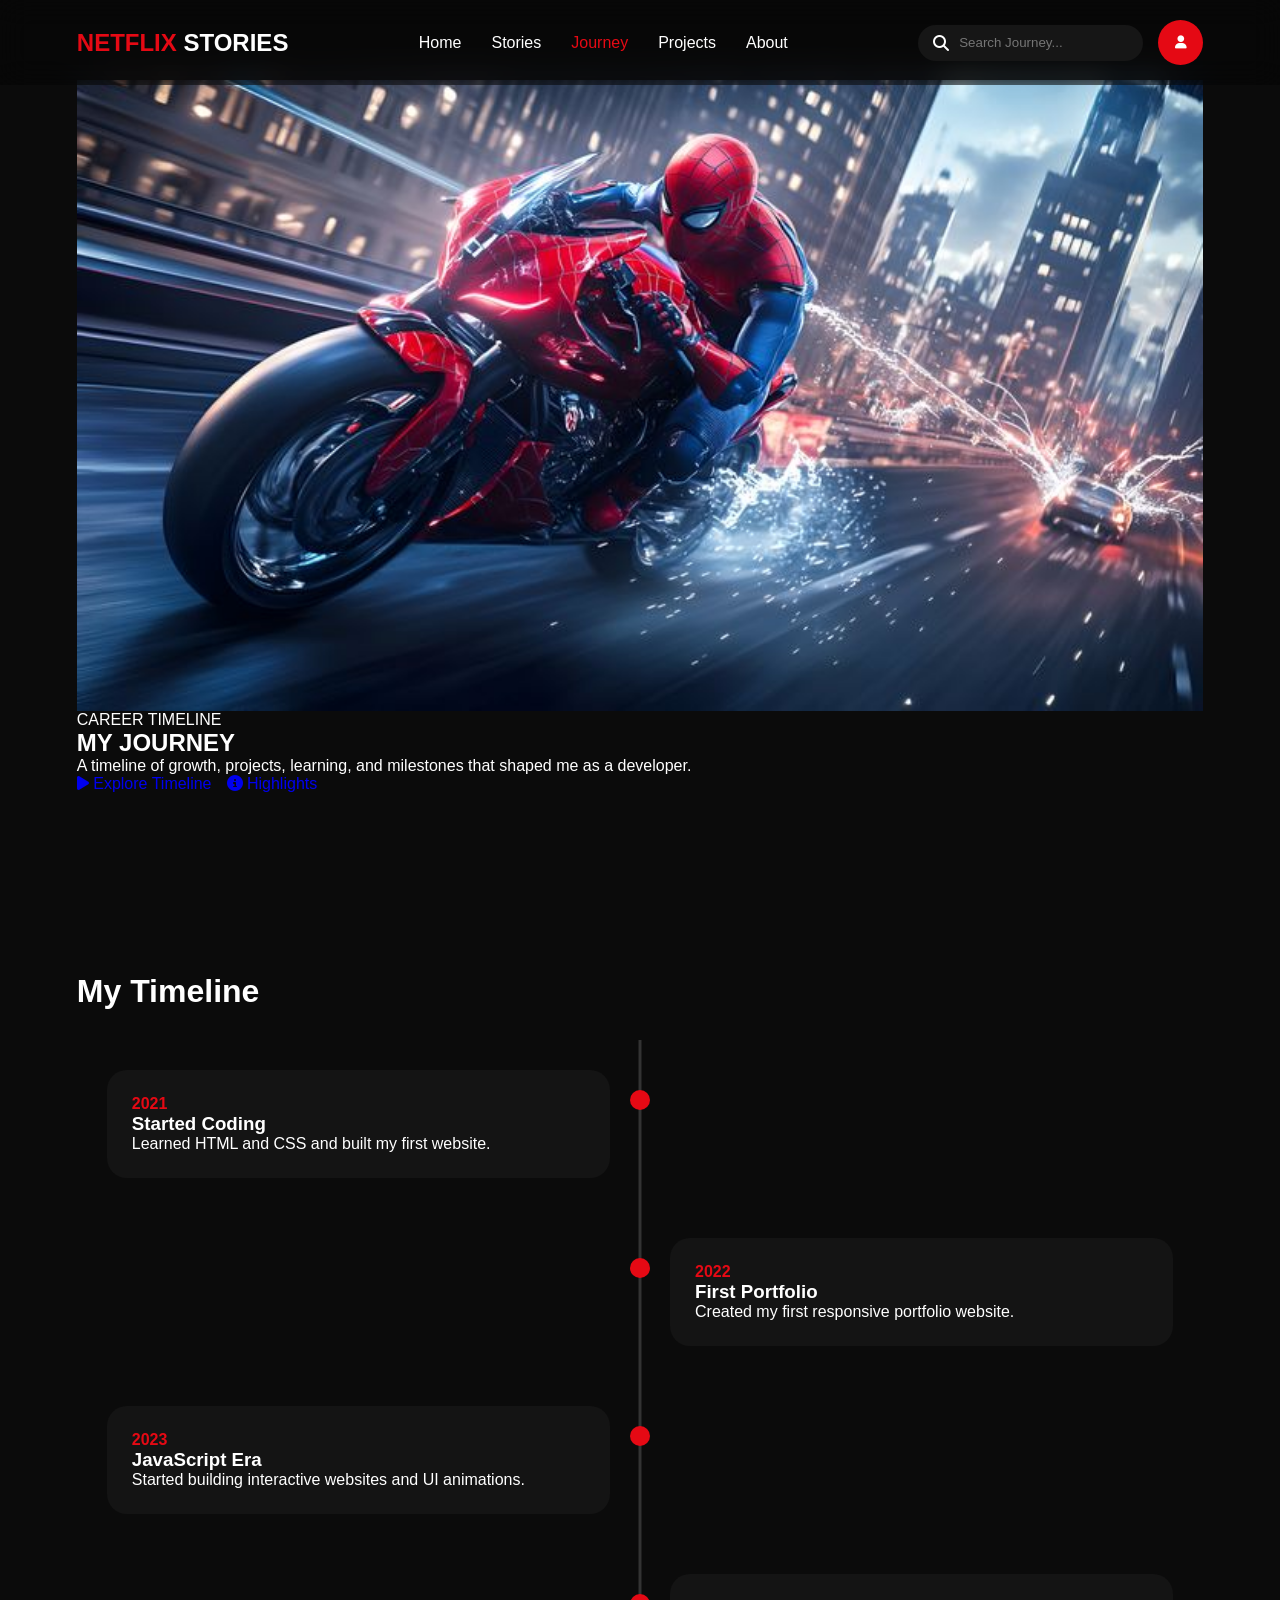
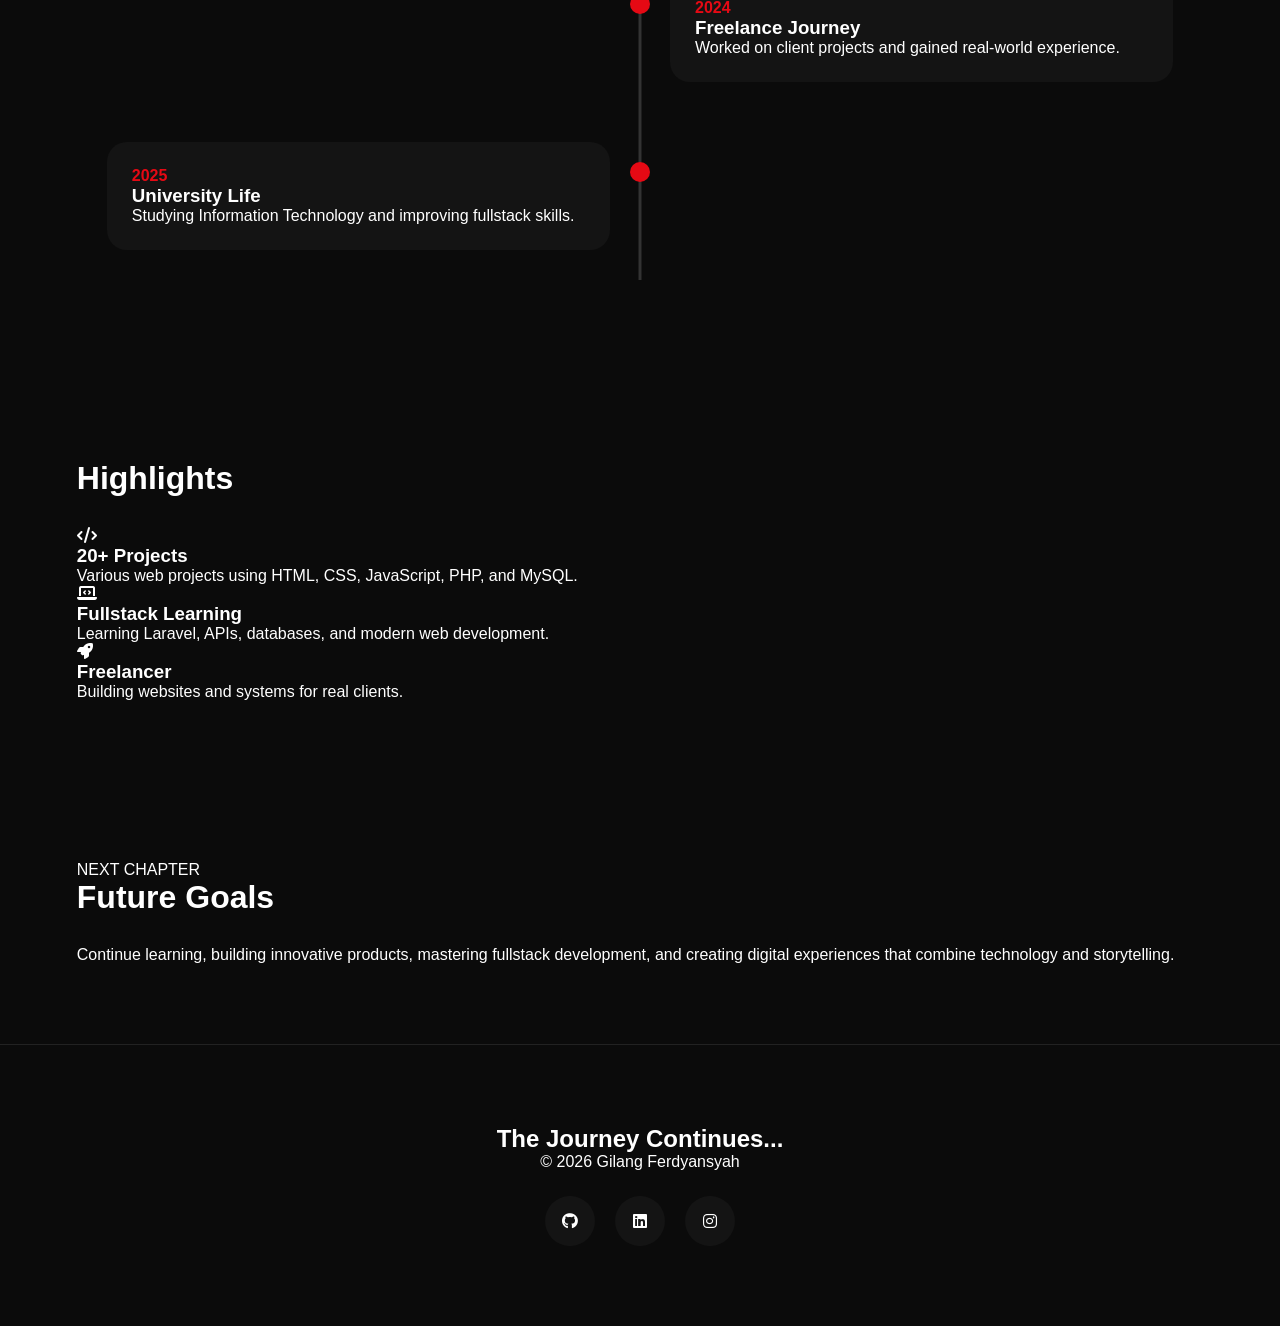
<file: journey.html>
<!DOCTYPE html>
<html lang="en">
<head>
    <meta charset="UTF-8">
    <meta name="viewport" content="width=device-width, initial-scale=1.0">
    <title>Journey | Netflix Portfolio</title>
    <link rel="stylesheet" href="css/style.css">
    <link rel="stylesheet"
    href="https://cdnjs.cloudflare.com/ajax/libs/font-awesome/6.5.2/css/all.min.css">
</head>
<body>

<!-- HEADER -->
<header id="header">
    <div class="logo">
        <span>NETFLIX</span> STORIES
    </div>
    <nav>
        <ul>
            <li><a href="index.html">Home</a></li>
            <li><a href="stories.html">Stories</a></li>
            <li><a href="journey.html" class="active">Journey</a></li>
            <li><a href="index.html#projects">Projects</a></li>
            <li><a href="index.html#about">About</a></li>
        </ul>
    </nav>
    <div class="header-right">
        <div class="search-box">
            <i class="fas fa-search"></i>
            <input
                type="text"
                class="search-input"
                placeholder="Search Journey..."
            >
        </div>
        <button class="profile-btn">
            <i class="fas fa-user"></i>
        </button>
    </div>
</header>

<!-- HERO -->
<section class="journey-hero">
    <div class="journey-overlay"></div>
    <img
        src="images/journey/journey-cover.jpg"
        alt="Journey Cover"
    >
    <div class="journey-content">
        <span>CAREER TIMELINE</span>
        <h1>MY JOURNEY</h1>
        <p>
            A timeline of growth, projects,
            learning, and milestones that
            shaped me as a developer.
        </p>
        <div class="hero-buttons">
            <a href="#timeline" class="btn-watch">
                <i class="fas fa-play"></i>
                Explore Timeline
            </a>
            <a href="#highlights" class="btn-info">
                <i class="fas fa-circle-info"></i>
                Highlights
            </a>
        </div>
    </div>
</section>

<!-- TIMELINE -->
<section id="timeline" class="journey-timeline">
    <h2>My Timeline</h2>
    <div class="timeline-container">
        <div class="timeline-block left">
            <div class="timeline-dot"></div>
            <div class="timeline-card">
                <span class="year">2021</span>
                <h3>Started Coding</h3>
                <p>
                    Learned HTML and CSS and built my first website.
                </p>
            </div>
        </div>
        <div class="timeline-block right">
            <div class="timeline-dot"></div>
            <div class="timeline-card">
                <span class="year">2022</span>
                <h3>First Portfolio</h3>
                <p>
                    Created my first responsive portfolio website.
                </p>
            </div>
        </div>
        <div class="timeline-block left">
            <div class="timeline-dot"></div>
            <div class="timeline-card">
                <span class="year">2023</span>
                <h3>JavaScript Era</h3>
                <p>
                    Started building interactive websites and UI animations.
                </p>
            </div>
        </div>
        <div class="timeline-block right">
            <div class="timeline-dot"></div>
            <div class="timeline-card">
                <span class="year">2024</span>
                <h3>Freelance Journey</h3>
                <p>
                    Worked on client projects and gained real-world experience.
                </p>
            </div>
        </div>
        <div class="timeline-block left">
            <div class="timeline-dot"></div>
            <div class="timeline-card">
                <span class="year">2025</span>
                <h3>University Life</h3>
                <p>
                    Studying Information Technology and improving fullstack skills.
                </p>
            </div>
        </div>
    </div>
</section>

<!-- HIGHLIGHTS -->
<section id="highlights" class="journey-highlights">
    <h2>Highlights</h2>
    <div class="highlights-grid">
        <div class="highlight-card">
            <i class="fas fa-code"></i>
            <h3>20+ Projects</h3>
            <p>
                Various web projects using HTML, CSS, JavaScript, PHP, and MySQL.
            </p>
        </div>
        <div class="highlight-card">
            <i class="fas fa-laptop-code"></i>
            <h3>Fullstack Learning</h3>
            <p>
                Learning Laravel, APIs, databases, and modern web development.
            </p>
        </div>
        <div class="highlight-card">
            <i class="fas fa-rocket"></i>
            <h3>Freelancer</h3>
            <p>
                Building websites and systems for real clients.
            </p>
        </div>
    </div>
</section>

<!-- FUTURE GOALS -->
<section class="future-goals">
    <div class="goals-content">
        <span>NEXT CHAPTER</span>
        <h2>Future Goals</h2>
        <p>
            Continue learning, building innovative products,
            mastering fullstack development,
            and creating digital experiences
            that combine technology and storytelling.
        </p>
    </div>
</section>

<!-- FOOTER -->
<footer>
    <h2>The Journey Continues...</h2>
    <p>© 2026 Gilang Ferdyansyah</p>
    <div class="socials">
        <a href="#">
            <i class="fab fa-github"></i>
        </a>
        <a href="#">
            <i class="fab fa-linkedin"></i>
        </a>
        <a href="#">
            <i class="fab fa-instagram"></i>
        </a>
    </div>
</footer>

<script src="js/main.js"></script>
</body>
</html>
</file>
<file: css/style.css>
/* ===================================
RESET
=================================== */

*{
    margin:0;
    padding:0;
    box-sizing:border-box;
}

html{
    scroll-behavior:smooth;
}

body{
    background:#0b0b0b;
    color:#fff;
    font-family:'Poppins',sans-serif;
    overflow-x:hidden;
}

a{
    text-decoration:none;
}

img{
    width:100%;
    display:block;
}

.modal{
    position:fixed;
    inset:0;

    background:rgba(0,0,0,.8);

    display:none;
    justify-content:center;
    align-items:center;

    z-index:9999;
}

.modal.show{
    display:flex;
}

.modal-content{
    width:90%;
    max-width:600px;

    background:#141414;

    padding:30px;

    border-radius:20px;
}

.close-modal{
    float:right;
    cursor:pointer;
    font-size:30px;
}

/* ===================================
SCROLLBAR
=================================== */

::-webkit-scrollbar{
    width:8px;
}

::-webkit-scrollbar-track{
    background:#111;
}

::-webkit-scrollbar-thumb{
    background:#e50914;
    border-radius:20px;
}

/* ===================================
LOADER
=================================== */

#loader{
    position:fixed;
    inset:0;
    background:#000;
    z-index:99999;

    display:flex;
    justify-content:center;
    align-items:center;
}

#loader h1{
    color:#e50914;
    font-size:3rem;
    letter-spacing:4px;
}

#loader.hide{
    opacity:0;
    visibility:hidden;
    transition:.8s;
}

/* ===================================
HEADER
=================================== */

#header{
    position: fixed;
    top: 0;
    left: 0;
    width: 100%;

    z-index: 1000;

    padding: 20px 6%;

    display: flex;
    justify-content: space-between;
    align-items: center;

    background: rgba(0,0,0,.3);
    backdrop-filter: blur(15px);
}

.logo{
    font-size:1.5rem;
    font-weight:700;
}

.logo span{
    color:#e50914;
}

nav ul{
    display:flex;
    gap:30px;
    list-style:none;
}

nav a{
    color:#fff;
    transition:.3s;
}

nav a:hover,
nav a.active{
    color:#e50914;
}

.header-right{
    display:flex;
    align-items:center;
    gap:15px;
}

.search-box{
    background:#161616;
    border-radius:30px;
    padding:10px 15px;

    display:flex;
    align-items:center;
    gap:10px;
}

.search-input{
    background:none;
    border:none;
    color:#fff;
    outline:none;
}

.profile-btn{
    width:45px;
    height:45px;
    border:none;
    border-radius:50%;
    background:#e50914;
    color:white;
    cursor:pointer;
}

/* ===================================
HERO
=================================== */

#hero{
    position:relative;
    height:100vh;
    overflow:hidden;
}

.hero-bg{
    width:100%;
    height:100%;
    object-fit:cover;
}

.hero-overlay{
    position:absolute;
    inset:0;

    background:
    linear-gradient(
        to top,
        #0b0b0b,
        transparent 50%
    );
}

.hero-content{
    position:absolute;
    top:50%;
    left:6%;

    transform:translateY(-50%);

    max-width:650px;
}

.hero-tag{
    color:#e50914;
    letter-spacing:2px;
}

.hero-content h1{
    font-size:6rem;
    margin:20px 0;
}

.hero-content p{
    line-height:1.8;
    margin-bottom:30px;
}

/* ===================================
BUTTONS
=================================== */

.hero-buttons{
    display:flex;
    gap:15px;
}

.btn-red{
    background:#e50914;
    color:white;
    padding:14px 30px;
    border-radius:5px;
    font-weight:600;
}

.btn-dark{
    background:rgba(255,255,255,.15);
    color:white;
    padding:14px 30px;
    border-radius:5px;
}

/* ===================================
SECTION
=================================== */

section{
    padding:80px 6%;
}

section h2{
    margin-bottom:30px;
    font-size:2rem;
}

/* ===================================
CONTINUE WATCHING
=================================== */

.continue-card{
    display:flex;
    gap:20px;

    background:#141414;
    border-radius:20px;
    overflow:hidden;
}

.continue-card img{
    width:280px;
    object-fit:cover;
}

.continue-info{
    padding:25px;
    flex:1;
}

.progress{
    width:100%;
    height:6px;

    background:#333;
    margin:20px 0;
    border-radius:20px;
}

.progress span{
    display:block;
    height:100%;
    background:#e50914;
}

/* ===================================
TRENDING
=================================== */

.trending-grid{
    display:grid;
    grid-template-columns:
    repeat(auto-fit,minmax(250px,1fr));

    gap:20px;
}

.movie-card{
    position:relative;
    overflow:hidden;
    border-radius:20px;

    cursor:pointer;
    transition:.4s;
}

.movie-card:hover{
    transform:scale(1.08);
}

.movie-card img{
    height:350px;
    object-fit:cover;
}

.movie-info{
    position:absolute;
    bottom:0;
    width:100%;

    padding:20px;

    background:
    linear-gradient(
        transparent,
        rgba(0,0,0,.95)
    );
}

/* ===================================
FEATURED STORY
=================================== */

#featured-story{
    display:grid;
    grid-template-columns:1fr 1fr;
    gap:50px;
    align-items:center;
}

.story-image img{
    border-radius:25px;
}

.story-content span{
    color:#e50914;
}

.story-content h2{
    font-size:3rem;
    margin:15px 0;
}

.story-content p{
    line-height:1.8;
    margin-bottom:30px;
}

/* ===================================
TIMELINE
=================================== */

.timeline{
    display:flex;
    justify-content:space-between;
    gap:20px;

    position:relative;
}

.timeline::before{
    content:'';
    position:absolute;

    top:25px;
    left:0;

    width:100%;
    height:2px;

    background:#333;
}

.timeline-item{
    position:relative;
    z-index:2;

    width:200px;
}

.timeline-item span{
    display:flex;
    justify-content:center;
    align-items:center;

    width:50px;
    height:50px;

    border-radius:50%;

    background:#222;
    border:3px solid #444;
}

.timeline-item.active span{
    background:#e50914;
}

/* ===================================
PROJECTS
=================================== */

.projects-grid{
    display:grid;
    grid-template-columns:
    repeat(auto-fit,minmax(300px,1fr));

    gap:25px;
}

.project-card{
    background:#141414;
    border-radius:20px;
    overflow:hidden;

    transition:.4s;
}

.project-card:hover{
    transform:translateY(-10px);
}

.project-content{
    padding:20px;
}

/* ===================================
STATISTICS
=================================== */

#stats{
    display:grid;
    grid-template-columns:
    repeat(auto-fit,minmax(200px,1fr));

    gap:25px;
}

.stat-card{
    background:#141414;
    border-radius:20px;
    padding:30px;

    text-align:center;
}

.stat-card h2{
    color:#e50914;
    font-size:3rem;
}

/* STORIES */
.story-hero{
    position:relative;
    width: 100%;
    height:100vh;
    overflow:hidden;
}

.story-hero img{
    position: absolute;
    top: 0;
    left: 0;
    width:100%;
    height:100%;
    object-fit:cover;
}

.story-overlay{
    position:absolute;
    inset:0;

    background:
    linear-gradient(
        to top,
        #0b0b0b,
        transparent
    );
}

.story-hero-content{
    position:absolute;

    left:6%;
    bottom:12%;

    max-width:700px;

    z-index: 10;
}

.story-hero-content h1{
    font-size:5rem;
    margin:20px 0;
}

.episode-list{
    display:flex;
    flex-direction:column;
    gap:25px;
}

.episode-card{
    display:flex;
    gap:20px;
    background:#141414;
    border-radius:20px;
    overflow:hidden;
    cursor:pointer;
    transition:.4s;
}

.episode-card:hover{
    transform:scale(1.02);
}

.episode-card img{
    width:300px;
    object-fit:cover;
}

.episode-info{
    padding:20px;
}

.featured-episode{
    display:grid;
    grid-template-columns:1fr 1fr;
    gap:40px;
    align-items:center;
}

.featured-image img{
    border-radius:20px;
}

.timeline-grid{
    display:grid;
    grid-template-columns:
    repeat(auto-fit,minmax(200px,1fr));

    gap:20px;
}

.time-item{
    background:#141414;
    padding:25px;
    border-radius:20px;
    text-align:center;
}

.time-item span{
    color:#e50914;
    font-size:1.5rem;
}

.btn-red{
    background: #e50914;
    color: white;
    padding: 14px 30px;
    border-radius: 5px;
}

.btn-dark{
    background: rgba(225, 225, 225, .15);
    color: white;
    padding: 14px 30px;
    border-radius: 5px;
}

/* =========================
   JOURNEY TIMELINE
========================= */

.journey-timeline{
    padding:100px 6%;
}

.timeline-container{
    position:relative;
    max-width:1200px;
    margin:auto;
}

.timeline-container::before{

    content:'';

    position:absolute;

    left:50%;
    top:0;

    transform:translateX(-50%);

    width:3px;
    height:100%;

    background:#333;
}

.timeline-block{
    position:relative;

    width:50%;

    padding:30px;
}

.timeline-block.left{
    left:0;
}

.timeline-block.right{
    left:50%;
}

.timeline-dot{

    position:absolute;

    top:50px;

    width:20px;
    height:20px;

    border-radius:50%;

    background:#e50914;
}

.timeline-block.left .timeline-dot{
    right:-10px;
}

.timeline-block.right .timeline-dot{
    left:-10px;
}

.timeline-card{
    background:#141414;
    border-radius:20px;
    padding:25px;
    transition:.3s;
}

.timeline-card:hover{
    transform:translateY(-5px);
}

.timeline-card .year{
    color:#e50914;
    font-weight:600;
}

/* ===================================
ABOUT
=================================== */

#about{
    text-align:center;
    max-width:900px;
    margin:auto;
}

#about p{
    line-height:2;
    opacity:.8;
}

/* ===================================
MUSIC PLAYER
=================================== */

.music-player{
    position:fixed;

    right:30px;
    bottom:30px;

    z-index:999;

    display:flex;
    align-items:center;
    gap:15px;

    padding:15px 20px;

    border-radius:20px;

    background:rgba(20,20,20,.95);

    backdrop-filter:blur(20px);
}

#musicPlay{
    width:45px;
    height:45px;

    border:none;
    border-radius:50%;

    background:#e50914;
    color:white;
    cursor:pointer;
}

/* ===================================
FOOTER
=================================== */

footer{
    padding:80px 6%;
    text-align:center;
    border-top:1px solid #222;
}

.socials{
    margin-top:25px;

    display:flex;
    justify-content:center;
    gap:20px;
}

.socials a{
    width:50px;
    height:50px;

    display:flex;
    justify-content:center;
    align-items:center;

    border-radius:50%;

    background:#141414;
    color:white;
}

/* ===================================
RESPONSIVE
=================================== */

@media(max-width:992px){

    nav{
        display:none;
    }

    .hero-content h1{
        font-size:4rem;
    }

    #featured-story{
        grid-template-columns:1fr;
    }

    .timeline{
        flex-direction:column;
    }

    .timeline::before{
        display:none;
    }
}

@media(max-width:768px){

    .hero-content h1{
        font-size:3rem;
    }

    .continue-card{
        flex-direction:column;
    }

    .music-player{
        left:20px;
        right:20px;
        bottom:20px;
    }

    .hero-buttons{
        flex-direction:column;
    }
}

/* Sticky Header */
#header.sticky{
    background:rgba(0,0,0,.95);
    box-shadow:0 10px 30px rgba(0,0,0,.4);
}

/* Reveal Animation */
.project-card,
.movie-card,
.timeline-item,
.stat-card{
    opacity:0;
    transform:translateY(50px);
    transition:.8s;
}

.project-card.show,
.movie-card.show,
.timeline-item.show,
.stat-card.show{
    opacity:1;
    transform:translateY(0);
}

/* Hero Fade */
.hero-bg{
    transition:opacity .8s ease;
}

/* Back To Top */
#backTop{
    position:fixed;
    right:30px;
    bottom:120px;

    width:50px;
    height:50px;

    border:none;
    border-radius:50%;

    background:#e50914;
    color:white;

    cursor:pointer;

    opacity:0;
    visibility:hidden;

    transition:.3s;
}

#backTop.show{
    opacity:1;
    visibility:visible;
}
</file>
